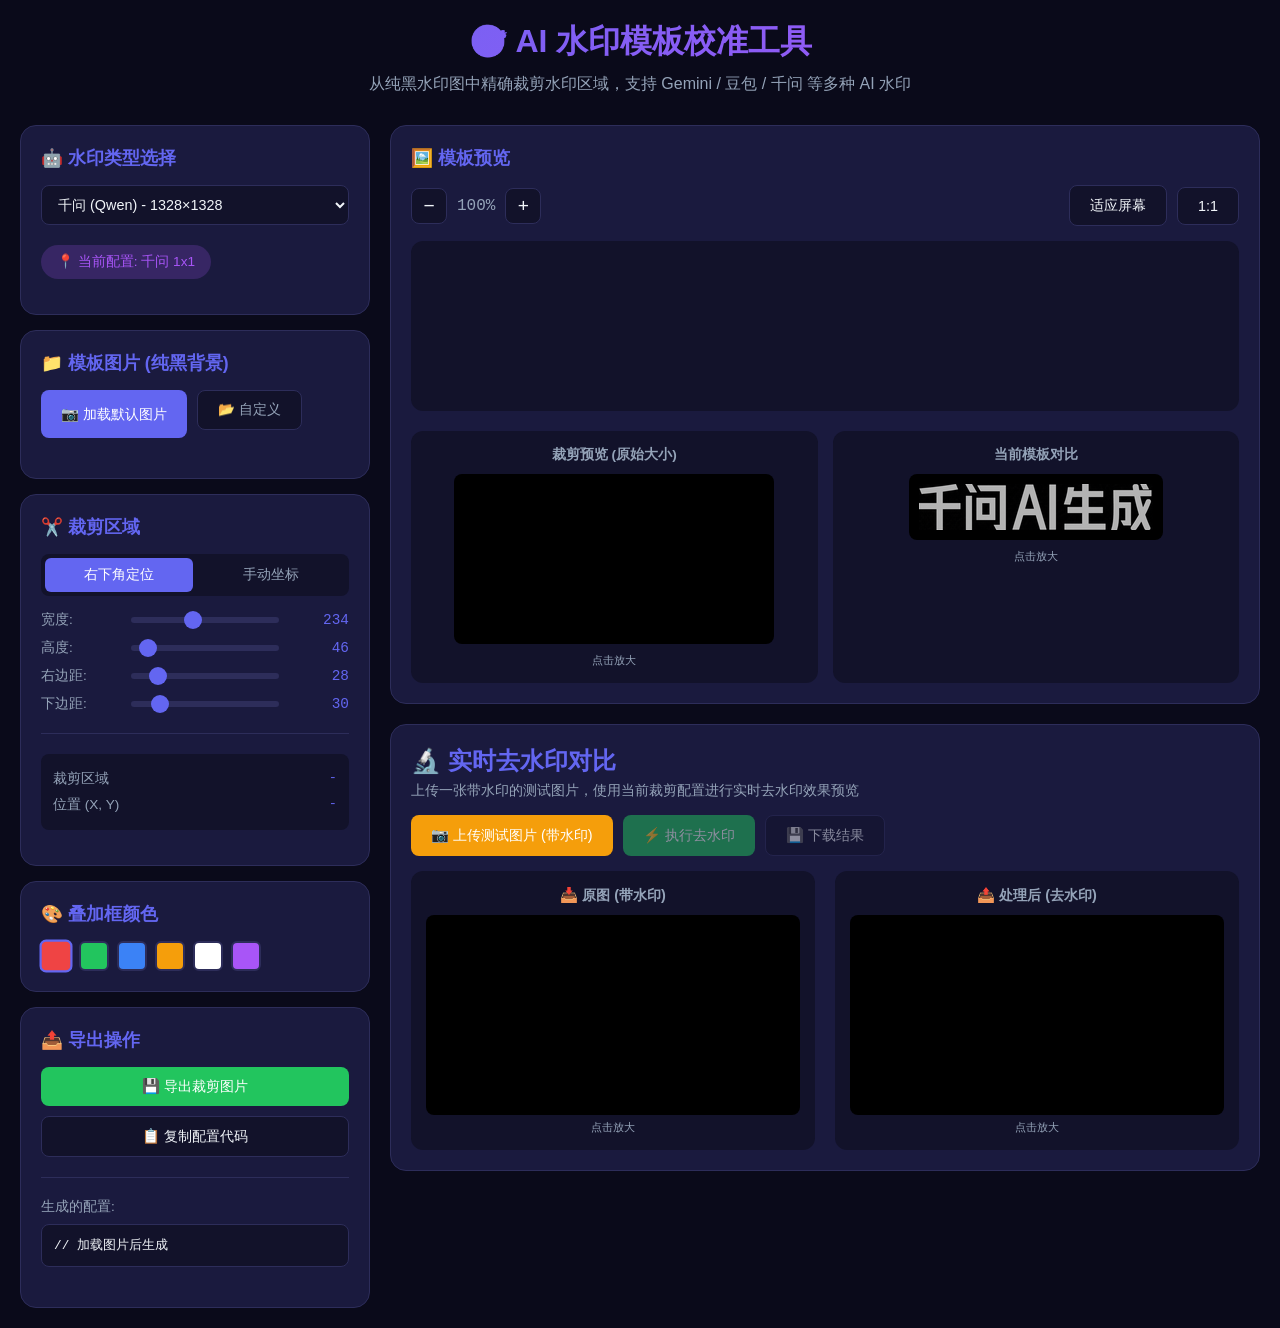
<file: calibrate_watermark.html>
<!DOCTYPE html>
<html lang="zh-CN">
<head>
    <meta charset="UTF-8">
    <meta name="viewport" content="width=device-width, initial-scale=1.0">
    <title>水印模板校准工具 (支持多种 AI 水印)</title>
    <style>
        :root {
            --bg-primary: #0a0a1a;
            --bg-secondary: #12122a;
            --bg-card: #1a1a3e;
            --accent: #6366f1;
            --accent-hover: #818cf8;
            --text-primary: #f1f5f9;
            --text-secondary: #94a3b8;
            --border: #2d2d5a;
            --success: #22c55e;
            --warning: #f59e0b;
            --danger: #ef4444;
        }

        * {
            margin: 0;
            padding: 0;
            box-sizing: border-box;
        }

        body {
            font-family: 'Inter', -apple-system, BlinkMacSystemFont, sans-serif;
            background: var(--bg-primary);
            color: var(--text-primary);
            min-height: 100vh;
            padding: 20px;
        }

        h1 {
            text-align: center;
            font-size: 2rem;
            margin-bottom: 10px;
            background: linear-gradient(135deg, var(--accent) 0%, #a855f7 100%);
            -webkit-background-clip: text;
            -webkit-text-fill-color: transparent;
            background-clip: text;
        }

        .subtitle {
            text-align: center;
            color: var(--text-secondary);
            margin-bottom: 30px;
        }

        .container {
            max-width: 1600px;
            margin: 0 auto;
            display: grid;
            grid-template-columns: 350px 1fr;
            gap: 20px;
        }

        .panel {
            background: var(--bg-card);
            border-radius: 16px;
            padding: 20px;
            border: 1px solid var(--border);
        }

        .panel h2 {
            font-size: 1.1rem;
            margin-bottom: 15px;
            color: var(--accent);
            display: flex;
            align-items: center;
            gap: 8px;
        }

        .control-group {
            margin-bottom: 20px;
        }

        .control-group label {
            display: block;
            font-size: 0.85rem;
            color: var(--text-secondary);
            margin-bottom: 8px;
        }

        .control-row {
            display: flex;
            align-items: center;
            gap: 10px;
            margin-bottom: 10px;
        }

        .control-row label {
            min-width: 80px;
            font-size: 0.85rem;
            color: var(--text-secondary);
        }

        input[type="range"] {
            flex: 1;
            height: 6px;
            -webkit-appearance: none;
            background: var(--border);
            border-radius: 3px;
            outline: none;
        }

        input[type="range"]::-webkit-slider-thumb {
            -webkit-appearance: none;
            width: 18px;
            height: 18px;
            background: var(--accent);
            border-radius: 50%;
            cursor: pointer;
            transition: transform 0.2s;
        }

        input[type="range"]::-webkit-slider-thumb:hover {
            transform: scale(1.2);
        }

        .value-display {
            min-width: 60px;
            text-align: right;
            font-family: 'JetBrains Mono', monospace;
            color: var(--accent);
            font-size: 0.9rem;
        }

        input[type="number"] {
            width: 80px;
            padding: 8px 10px;
            background: var(--bg-secondary);
            border: 1px solid var(--border);
            border-radius: 8px;
            color: var(--text-primary);
            font-size: 0.9rem;
            font-family: 'JetBrains Mono', monospace;
        }

        input[type="number"]:focus {
            outline: none;
            border-color: var(--accent);
        }

        select {
            width: 100%;
            padding: 10px 12px;
            background: var(--bg-secondary);
            border: 1px solid var(--border);
            border-radius: 8px;
            color: var(--text-primary);
            font-size: 0.9rem;
            cursor: pointer;
        }

        select:focus {
            outline: none;
            border-color: var(--accent);
        }

        .btn {
            display: inline-flex;
            align-items: center;
            justify-content: center;
            gap: 8px;
            padding: 10px 20px;
            border-radius: 8px;
            font-size: 0.9rem;
            font-weight: 500;
            cursor: pointer;
            border: none;
            transition: all 0.2s;
        }

        .btn-primary {
            background: var(--accent);
            color: white;
        }

        .btn-primary:hover {
            background: var(--accent-hover);
            transform: translateY(-2px);
        }

        .btn-secondary {
            background: var(--bg-secondary);
            color: var(--text-primary);
            border: 1px solid var(--border);
        }

        .btn-secondary:hover {
            border-color: var(--accent);
        }

        .btn-success {
            background: var(--success);
            color: white;
        }

        .btn-success:hover {
            filter: brightness(1.1);
        }

        .btn-warning {
            background: var(--warning);
            color: white;
        }

        .btn:disabled {
            opacity: 0.5;
            cursor: not-allowed;
        }

        .btn-group {
            display: flex;
            gap: 10px;
            flex-wrap: wrap;
        }

        .canvas-container {
            position: relative;
            overflow: auto;
            max-height: 60vh;
            background: var(--bg-secondary);
            border-radius: 12px;
            display: flex;
            align-items: center;
            justify-content: center;
            padding: 10px;
        }

        #mainCanvas {
            cursor: crosshair;
        }

        .preview-row {
            display: grid;
            grid-template-columns: 1fr 1fr;
            gap: 15px;
            margin-top: 20px;
        }

        .preview-box {
            background: var(--bg-secondary);
            border-radius: 12px;
            padding: 15px;
            text-align: center;
        }

        .preview-box h3 {
            font-size: 0.85rem;
            color: var(--text-secondary);
            margin-bottom: 10px;
        }

        .preview-canvas-wrapper {
            background: #000;
            border-radius: 8px;
            padding: 10px;
            display: inline-block;
        }

        .preview-canvas-wrapper canvas {
            display: block;
            image-rendering: pixelated;
        }

        .info-box {
            background: var(--bg-secondary);
            border-radius: 8px;
            padding: 12px;
            margin-bottom: 15px;
        }

        .info-row {
            display: flex;
            justify-content: space-between;
            font-size: 0.85rem;
            padding: 4px 0;
        }

        .info-row .label {
            color: var(--text-secondary);
        }

        .info-row .value {
            font-family: 'JetBrains Mono', monospace;
            color: var(--accent);
        }

        .config-output {
            background: var(--bg-secondary);
            border-radius: 8px;
            padding: 12px;
            font-family: 'JetBrains Mono', monospace;
            font-size: 0.8rem;
            white-space: pre-wrap;
            overflow-x: auto;
            border: 1px solid var(--border);
        }

        .zoom-controls {
            display: flex;
            gap: 10px;
            align-items: center;
            margin-bottom: 15px;
        }

        .zoom-btn {
            width: 36px;
            height: 36px;
            border-radius: 8px;
            background: var(--bg-secondary);
            border: 1px solid var(--border);
            color: var(--text-primary);
            font-size: 1.2rem;
            cursor: pointer;
            transition: all 0.2s;
        }

        .zoom-btn:hover {
            border-color: var(--accent);
            color: var(--accent);
        }

        .zoom-level {
            font-family: 'JetBrains Mono', monospace;
            color: var(--text-secondary);
        }

        .mode-toggle {
            display: flex;
            background: var(--bg-secondary);
            border-radius: 8px;
            padding: 4px;
            gap: 4px;
            margin-bottom: 15px;
        }

        .mode-btn {
            flex: 1;
            padding: 8px 12px;
            border: none;
            background: transparent;
            color: var(--text-secondary);
            border-radius: 6px;
            cursor: pointer;
            font-size: 0.85rem;
            transition: all 0.2s;
        }

        .mode-btn.active {
            background: var(--accent);
            color: white;
        }

        .divider {
            height: 1px;
            background: var(--border);
            margin: 20px 0;
        }

        .color-swatch {
            display: flex;
            gap: 8px;
            flex-wrap: wrap;
            margin-top: 10px;
        }

        .swatch {
            width: 30px;
            height: 30px;
            border-radius: 6px;
            border: 2px solid var(--border);
            cursor: pointer;
            transition: all 0.2s;
        }

        .swatch:hover, .swatch.active {
            border-color: var(--accent);
            transform: scale(1.1);
        }

        /* 实时对比区域 */
        .comparison-section {
            margin-top: 20px;
            background: var(--bg-card);
            border-radius: 16px;
            padding: 20px;
            border: 1px solid var(--border);
        }

        .comparison-grid {
            display: grid;
            grid-template-columns: 1fr 1fr;
            gap: 20px;
            margin-top: 15px;
        }

        .comparison-item {
            background: var(--bg-secondary);
            border-radius: 12px;
            padding: 15px;
        }

        .comparison-item h4 {
            font-size: 0.9rem;
            color: var(--text-secondary);
            margin-bottom: 10px;
            text-align: center;
        }

        .comparison-canvas-wrapper {
            background: #000;
            border-radius: 8px;
            overflow: hidden;
            display: flex;
            align-items: center;
            justify-content: center;
            min-height: 200px;
            max-height: 400px;
        }

        .comparison-canvas-wrapper canvas {
            max-width: 100%;
            max-height: 400px;
            object-fit: contain;
        }

        .result-badge {
            display: inline-flex;
            align-items: center;
            gap: 6px;
            padding: 6px 12px;
            border-radius: 20px;
            font-size: 0.8rem;
            margin-top: 10px;
        }

        .result-badge.success {
            background: rgba(34, 197, 94, 0.2);
            color: var(--success);
        }

        .result-badge.processing {
            background: rgba(99, 102, 241, 0.2);
            color: var(--accent);
        }

        .result-badge.error {
            background: rgba(239, 68, 68, 0.2);
            color: var(--danger);
        }

        @media (max-width: 1200px) {
            .container {
                grid-template-columns: 1fr;
            }
            .comparison-grid {
                grid-template-columns: 1fr;
            }
        }

        /* 图片放大模态框 */
        .image-modal {
            display: none;
            position: fixed;
            top: 0;
            left: 0;
            width: 100%;
            height: 100%;
            background: rgba(0, 0, 0, 0.9);
            z-index: 9999;
            cursor: zoom-out;
            overflow: auto;
            padding: 20px;
        }

        .image-modal.active {
            display: flex;
            align-items: center;
            justify-content: center;
        }

        .image-modal img,
        .image-modal canvas {
            max-width: 95%;
            max-height: 95%;
            object-fit: contain;
            border: 2px solid var(--border);
            border-radius: 8px;
        }

        .modal-close {
            position: fixed;
            top: 20px;
            right: 30px;
            font-size: 2rem;
            color: white;
            cursor: pointer;
            z-index: 10000;
            background: rgba(0,0,0,0.5);
            width: 40px;
            height: 40px;
            border-radius: 50%;
            display: flex;
            align-items: center;
            justify-content: center;
            transition: all 0.2s;
        }

        .modal-close:hover {
            background: var(--danger);
            transform: scale(1.1);
        }

        .modal-info {
            position: fixed;
            bottom: 20px;
            left: 50%;
            transform: translateX(-50%);
            background: rgba(0,0,0,0.7);
            color: white;
            padding: 10px 20px;
            border-radius: 8px;
            font-size: 0.9rem;
            z-index: 10000;
        }

        /* 可点击放大的画布样式 */
        .zoomable {
            cursor: zoom-in;
            transition: opacity 0.2s;
        }

        .zoomable:hover {
            opacity: 0.9;
        }

        .zoom-hint {
            font-size: 0.7rem;
            color: var(--text-secondary);
            text-align: center;
            margin-top: 5px;
        }

        /* 水印类型指示器 */
        .watermark-type-indicator {
            display: inline-flex;
            align-items: center;
            gap: 8px;
            padding: 8px 16px;
            border-radius: 20px;
            font-size: 0.85rem;
            margin-bottom: 15px;
        }

        .watermark-type-indicator.gemini {
            background: rgba(59, 130, 246, 0.2);
            color: #3b82f6;
        }

        .watermark-type-indicator.doubao {
            background: rgba(34, 197, 94, 0.2);
            color: #22c55e;
        }

        .watermark-type-indicator.qwen {
            background: rgba(168, 85, 247, 0.2);
            color: #a855f7;
        }
    </style>
</head>
<body>
    <h1>🎯 AI 水印模板校准工具</h1>
    <p class="subtitle">从纯黑水印图中精确裁剪水印区域，支持 Gemini / 豆包 / 千问 等多种 AI 水印</p>

    <div class="container">
        <!-- 左侧控制面板 -->
        <div class="controls-panel">
            <div class="panel">
                <h2>🤖 水印类型选择</h2>
                <div class="control-group">
                    <select id="watermarkType" onchange="onWatermarkTypeChange()">
                        <option value="qwen">千问 (Qwen) - 1328×1328</option>
                        <option value="doubao_1x1">豆包 (Doubao) - 1:1 正方形</option>
                        <option value="doubao_2x3">豆包 (Doubao) - 2:3 竖版</option>
                        <option value="doubao_3x2">豆包 (Doubao) - 3:2 横版</option>
                        <option value="gemini">Gemini - 通用</option>
                    </select>
                </div>
                <div id="currentTypeIndicator" class="watermark-type-indicator qwen">
                    <span>📍 当前配置: 千问 1x1</span>
                </div>
            </div>

            <div class="panel" style="margin-top: 15px;">
                <h2>📁 模板图片 (纯黑背景)</h2>
                <div class="control-group">
                    <div class="btn-group">
                        <button class="btn btn-primary" onclick="loadDefaultImage()">
                            📷 加载默认图片
                        </button>
                        <label class="btn btn-secondary">
                            📂 自定义
                            <input type="file" accept="image/*" style="display:none" onchange="loadCustomImage(event)">
                        </label>
                    </div>
                </div>
                <div class="info-box" id="imageInfo" style="display:none;">
                    <div class="info-row">
                        <span class="label">尺寸</span>
                        <span class="value" id="imageDimensions">-</span>
                    </div>
                    <div class="info-row">
                        <span class="label">宽高比</span>
                        <span class="value" id="imageRatio">-</span>
                    </div>
                </div>
            </div>

            <div class="panel" style="margin-top: 15px;">
                <h2>✂️ 裁剪区域</h2>
                
                <div class="mode-toggle">
                    <button class="mode-btn active" data-mode="corner" onclick="setMode('corner')">右下角定位</button>
                    <button class="mode-btn" data-mode="manual" onclick="setMode('manual')">手动坐标</button>
                </div>

                <div id="cornerMode">
                    <div class="control-row">
                        <label>宽度:</label>
                        <input type="range" id="cropWidth" min="50" max="500" value="240">
                        <span class="value-display" id="cropWidthVal">240</span>
                    </div>
                    <div class="control-row">
                        <label>高度:</label>
                        <input type="range" id="cropHeight" min="30" max="300" value="54">
                        <span class="value-display" id="cropHeightVal">54</span>
                    </div>
                    <div class="control-row">
                        <label>右边距:</label>
                        <input type="range" id="marginRight" min="0" max="200" value="25">
                        <span class="value-display" id="marginRightVal">25</span>
                    </div>
                    <div class="control-row">
                        <label>下边距:</label>
                        <input type="range" id="marginBottom" min="0" max="200" value="25">
                        <span class="value-display" id="marginBottomVal">25</span>
                    </div>
                </div>

                <div id="manualMode" style="display:none;">
                    <div class="control-row">
                        <label>X 坐标:</label>
                        <input type="number" id="cropX" value="0" min="0">
                    </div>
                    <div class="control-row">
                        <label>Y 坐标:</label>
                        <input type="number" id="cropY" value="0" min="0">
                    </div>
                    <div class="control-row">
                        <label>宽度:</label>
                        <input type="number" id="cropWidthManual" value="240" min="10">
                    </div>
                    <div class="control-row">
                        <label>高度:</label>
                        <input type="number" id="cropHeightManual" value="54" min="10">
                    </div>
                </div>

                <div class="divider"></div>

                <div class="info-box">
                    <div class="info-row">
                        <span class="label">裁剪区域</span>
                        <span class="value" id="cropRegion">-</span>
                    </div>
                    <div class="info-row">
                        <span class="label">位置 (X, Y)</span>
                        <span class="value" id="cropPosition">-</span>
                    </div>
                </div>
            </div>

            <div class="panel" style="margin-top: 15px;">
                <h2>🎨 叠加框颜色</h2>
                <div class="color-swatch">
                    <div class="swatch active" style="background:#ef4444" data-color="#ef4444" onclick="setBoxColor(this)"></div>
                    <div class="swatch" style="background:#22c55e" data-color="#22c55e" onclick="setBoxColor(this)"></div>
                    <div class="swatch" style="background:#3b82f6" data-color="#3b82f6" onclick="setBoxColor(this)"></div>
                    <div class="swatch" style="background:#f59e0b" data-color="#f59e0b" onclick="setBoxColor(this)"></div>
                    <div class="swatch" style="background:#ffffff" data-color="#ffffff" onclick="setBoxColor(this)"></div>
                    <div class="swatch" style="background:#a855f7" data-color="#a855f7" onclick="setBoxColor(this)"></div>
                </div>
            </div>

            <div class="panel" style="margin-top: 15px;">
                <h2>📤 导出操作</h2>
                <div class="btn-group" style="flex-direction: column;">
                    <button class="btn btn-success" onclick="exportCroppedImage()">
                        💾 导出裁剪图片
                    </button>
                    <button class="btn btn-secondary" onclick="copyConfig()">
                        📋 复制配置代码
                    </button>
                </div>
                <div class="divider"></div>
                <div class="control-group">
                    <label>生成的配置:</label>
                    <div class="config-output" id="configOutput">// 加载图片后生成</div>
                </div>
            </div>
        </div>

        <!-- 右侧画布区域 -->
        <div>
            <div class="panel">
                <h2>🖼️ 模板预览</h2>
                <div class="zoom-controls">
                    <button class="zoom-btn" onclick="zoom(-0.25)">−</button>
                    <span class="zoom-level" id="zoomLevel">100%</span>
                    <button class="zoom-btn" onclick="zoom(0.25)">+</button>
                    <button class="btn btn-secondary" style="margin-left: auto;" onclick="fitToScreen()">适应屏幕</button>
                    <button class="btn btn-secondary" onclick="resetZoom()">1:1</button>
                </div>
                <div class="canvas-container" id="canvasContainer">
                    <canvas id="mainCanvas"></canvas>
                </div>

                <div class="preview-row">
                    <div class="preview-box">
                        <h3>裁剪预览 (原始大小)</h3>
                        <div class="preview-canvas-wrapper">
                            <canvas id="cropPreview" class="zoomable" onclick="showModal('cropPreview')"></canvas>
                        </div>
                        <div class="zoom-hint">点击放大</div>
                    </div>
                    <div class="preview-box">
                        <h3>当前模板对比</h3>
                        <div class="preview-canvas-wrapper">
                            <canvas id="templatePreview" class="zoomable" onclick="showModal('templatePreview')"></canvas>
                        </div>
                        <div class="zoom-hint">点击放大</div>
                    </div>
                </div>
            </div>

            <!-- 实时去水印对比区域 -->
            <div class="comparison-section">
                <h2 style="color: var(--accent); margin-bottom: 5px;">🔬 实时去水印对比</h2>
                <p style="color: var(--text-secondary); font-size: 0.85rem; margin-bottom: 15px;">
                    上传一张带水印的测试图片，使用当前裁剪配置进行实时去水印效果预览
                </p>

                <div class="btn-group" style="margin-bottom: 15px;">
                    <label class="btn btn-warning">
                        📷 上传测试图片 (带水印)
                        <input type="file" accept="image/*" style="display:none" id="testImageInput" onchange="loadTestImage(event)">
                    </label>
                    <button class="btn btn-success" onclick="processWatermarkRemoval()" id="processBtn" disabled>
                        ⚡ 执行去水印
                    </button>
                    <button class="btn btn-secondary" onclick="downloadProcessedImage()" id="downloadBtn" disabled>
                        💾 下载结果
                    </button>
                </div>

                <div id="testImageInfo" style="display:none;" class="info-box">
                    <div class="info-row">
                        <span class="label">测试图片尺寸</span>
                        <span class="value" id="testImageDimensions">-</span>
                    </div>
                    <div class="info-row">
                        <span class="label">缩放后水印尺寸</span>
                        <span class="value" id="scaledWatermarkSize">-</span>
                    </div>
                    <div class="info-row">
                        <span class="label">水印位置</span>
                        <span class="value" id="watermarkPosition">-</span>
                    </div>
                    <div id="processingStatus"></div>
                </div>

                <div class="comparison-grid">
                    <div class="comparison-item">
                        <h4>📥 原图 (带水印)</h4>
                        <div class="comparison-canvas-wrapper">
                            <canvas id="originalCanvas" class="zoomable" onclick="showModal('originalCanvas')"></canvas>
                        </div>
                        <div class="zoom-hint">点击放大</div>
                    </div>
                    <div class="comparison-item">
                        <h4>📤 处理后 (去水印)</h4>
                        <div class="comparison-canvas-wrapper">
                            <canvas id="processedCanvas" class="zoomable" onclick="showModal('processedCanvas')"></canvas>
                        </div>
                        <div class="zoom-hint">点击放大</div>
                    </div>
                </div>
            </div>
        </div>
    </div>

    <!-- 图片放大模态框 -->
    <div id="imageModal" class="image-modal" onclick="closeModal()">
        <span class="modal-close" onclick="closeModal()">×</span>
        <canvas id="modalCanvas"></canvas>
        <div class="modal-info" id="modalInfo"></div>
    </div>

    <script>
        // ========== 水印配置预设 ==========
        // 从 watermarkEngine.js 同步的配置
        const WATERMARK_CONFIGS = {
            qwen: {
                name: '千问 1x1',
                templatePath: 'assets/qwen_bg_1x1.png',
                defaultImagePath: 'assets/qwen1328x1328.png',
                refWidth: 1328,
                refHeight: 1328,
                wmWidth: 234,
                wmHeight: 46,
                marginRight: 28,
                marginBottom: 30,
                cssClass: 'qwen'
            },
            doubao_1x1: {
                name: '豆包 1x1',
                templatePath: 'assets/doubao_bg_1x1.png',
                defaultImagePath: 'assets/doubao1x1.png',
                refWidth: 2048,
                refHeight: 2048,
                wmWidth: 282,
                wmHeight: 123,
                marginRight: 57,
                marginBottom: 54,
                cssClass: 'doubao'
            },
            doubao_2x3: {
                name: '豆包 2x3',
                templatePath: 'assets/doubao_bg_2x3.png',
                defaultImagePath: 'assets/doubao1672x2508.png',
                refWidth: 1672,
                refHeight: 2508,
                wmWidth: 225,
                wmHeight: 43,
                marginRight: 50,
                marginBottom: 50,
                cssClass: 'doubao'
            },
            doubao_3x2: {
                name: '豆包 3x2',
                templatePath: 'assets/doubao_bg_3x2.png',
                defaultImagePath: 'assets/doubao3x2.png',
                refWidth: 2508,
                refHeight: 1672,
                wmWidth: 296,
                wmHeight: 71,
                marginRight: 53,
                marginBottom: 53,
                cssClass: 'doubao'
            },
            gemini: {
                name: 'Gemini',
                templatePath: 'assets/bg_96.png',
                defaultImagePath: 'assets/Gemini2528x1696.png',
                refWidth: 2048,
                refHeight: 2048,
                wmWidth: 96,
                wmHeight: 96,
                marginRight: 64,
                marginBottom: 64,
                cssClass: 'gemini'
            }
        };

        // State
        let currentWatermarkType = 'qwen';
        let sourceImage = null;
        let testImage = null;
        let currentZoom = 1;
        let currentMode = 'corner';
        let boxColor = '#ef4444';
        let isDragging = false;
        let dragStart = { x: 0, y: 0 };
        
        // 从当前配置初始化裁剪区域
        let cropRect = {
            x: 0,
            y: 0,
            width: 240,
            height: 54
        };

        // DOM elements
        const mainCanvas = document.getElementById('mainCanvas');
        const ctx = mainCanvas.getContext('2d');
        const cropPreview = document.getElementById('cropPreview');
        const cropPreviewCtx = cropPreview.getContext('2d');
        const templatePreview = document.getElementById('templatePreview');
        const templatePreviewCtx = templatePreview.getContext('2d');
        const originalCanvas = document.getElementById('originalCanvas');
        const originalCtx = originalCanvas.getContext('2d');
        const processedCanvas = document.getElementById('processedCanvas');
        const processedCtx = processedCanvas.getContext('2d');

        // Initialize
        document.addEventListener('DOMContentLoaded', () => {
            loadConfigFromType(currentWatermarkType);
            setupEventListeners();
            loadExistingTemplate();
        });

        function onWatermarkTypeChange() {
            currentWatermarkType = document.getElementById('watermarkType').value;
            loadConfigFromType(currentWatermarkType);
            loadExistingTemplate();
            
            // 如果已有源图像，需要重新计算裁剪位置
            if (sourceImage) {
                updateCropFromCornerMode();
                redraw();
            }
        }

        function loadConfigFromType(type) {
            const config = WATERMARK_CONFIGS[type];
            if (!config) return;

            // 更新 UI 控件
            document.getElementById('cropWidth').value = config.wmWidth;
            document.getElementById('cropWidthVal').textContent = config.wmWidth;
            document.getElementById('cropHeight').value = config.wmHeight;
            document.getElementById('cropHeightVal').textContent = config.wmHeight;
            document.getElementById('marginRight').value = config.marginRight;
            document.getElementById('marginRightVal').textContent = config.marginRight;
            document.getElementById('marginBottom').value = config.marginBottom;
            document.getElementById('marginBottomVal').textContent = config.marginBottom;
            document.getElementById('cropWidthManual').value = config.wmWidth;
            document.getElementById('cropHeightManual').value = config.wmHeight;

            // 更新裁剪矩形
            cropRect.width = config.wmWidth;
            cropRect.height = config.wmHeight;

            // 更新类型指示器
            const indicator = document.getElementById('currentTypeIndicator');
            indicator.className = `watermark-type-indicator ${config.cssClass}`;
            indicator.innerHTML = `<span>📍 当前配置: ${config.name}</span>`;
        }

        // ========== 图片放大模态框功能 ==========
        function showModal(canvasId) {
            const sourceCanvas = document.getElementById(canvasId);
            if (sourceCanvas.width <= 1) return;
            
            const modal = document.getElementById('imageModal');
            const modalCanvas = document.getElementById('modalCanvas');
            const modalInfo = document.getElementById('modalInfo');
            
            modalCanvas.width = sourceCanvas.width;
            modalCanvas.height = sourceCanvas.height;
            const ctx = modalCanvas.getContext('2d');
            ctx.drawImage(sourceCanvas, 0, 0);
            
            const labels = {
                'cropPreview': '裁剪预览',
                'templatePreview': '当前模板',
                'originalCanvas': '原图 (带水印)',
                'processedCanvas': '处理结果 (去水印)'
            };
            modalInfo.textContent = `${labels[canvasId] || canvasId} - ${sourceCanvas.width} × ${sourceCanvas.height} 像素 | ESC 或点击关闭`;
            
            modal.classList.add('active');
            document.body.style.overflow = 'hidden';
        }

        function closeModal() {
            const modal = document.getElementById('imageModal');
            modal.classList.remove('active');
            document.body.style.overflow = '';
        }

        document.addEventListener('keydown', (e) => {
            if (e.key === 'Escape') {
                closeModal();
            }
        });

        function setupEventListeners() {
            ['cropWidth', 'cropHeight', 'marginRight', 'marginBottom'].forEach(id => {
                const el = document.getElementById(id);
                el.addEventListener('input', () => {
                    document.getElementById(id + 'Val').textContent = el.value;
                    updateCropFromCornerMode();
                    redraw();
                });
            });

            ['cropX', 'cropY', 'cropWidthManual', 'cropHeightManual'].forEach(id => {
                const el = document.getElementById(id);
                el.addEventListener('input', () => {
                    updateCropFromManualMode();
                    redraw();
                });
            });

            mainCanvas.addEventListener('mousedown', onMouseDown);
            mainCanvas.addEventListener('mousemove', onMouseMove);
            mainCanvas.addEventListener('mouseup', onMouseUp);
            mainCanvas.addEventListener('mouseleave', onMouseUp);
        }

        function loadDefaultImage() {
            const config = WATERMARK_CONFIGS[currentWatermarkType];
            const img = new Image();
            img.onload = () => {
                sourceImage = img;
                initializeForImage();
            };
            img.onerror = () => {
                alert(`无法加载默认图片: ${config.defaultImagePath}`);
            };
            img.src = config.defaultImagePath;
        }

        function loadCustomImage(event) {
            const file = event.target.files[0];
            if (!file) return;

            const img = new Image();
            img.onload = () => {
                sourceImage = img;
                initializeForImage();
            };
            img.src = URL.createObjectURL(file);
        }

        function initializeForImage() {
            if (!sourceImage) return;

            document.getElementById('imageInfo').style.display = 'block';
            document.getElementById('imageDimensions').textContent = 
                `${sourceImage.width} × ${sourceImage.height}`;
            document.getElementById('imageRatio').textContent = 
                (sourceImage.width / sourceImage.height).toFixed(4);

            mainCanvas.width = sourceImage.width;
            mainCanvas.height = sourceImage.height;

            fitToScreen();
            updateCropFromCornerMode();
            redraw();
        }

        function loadExistingTemplate() {
            const config = WATERMARK_CONFIGS[currentWatermarkType];
            const img = new Image();
            img.onload = () => {
                templatePreview.width = img.width;
                templatePreview.height = img.height;
                templatePreviewCtx.drawImage(img, 0, 0);
            };
            img.onerror = () => {
                // 模板不存在时清空预览
                templatePreview.width = 1;
                templatePreview.height = 1;
                templatePreviewCtx.clearRect(0, 0, 1, 1);
            };
            img.src = config.templatePath;
        }

        function updateCropFromCornerMode() {
            if (!sourceImage) return;

            const width = parseInt(document.getElementById('cropWidth').value);
            const height = parseInt(document.getElementById('cropHeight').value);
            const marginRight = parseInt(document.getElementById('marginRight').value);
            const marginBottom = parseInt(document.getElementById('marginBottom').value);

            cropRect = {
                x: sourceImage.width - marginRight - width,
                y: sourceImage.height - marginBottom - height,
                width: width,
                height: height
            };

            document.getElementById('cropX').value = Math.round(cropRect.x);
            document.getElementById('cropY').value = Math.round(cropRect.y);
            document.getElementById('cropWidthManual').value = cropRect.width;
            document.getElementById('cropHeightManual').value = cropRect.height;

            updateInfoDisplays();
        }

        function updateCropFromManualMode() {
            cropRect = {
                x: parseInt(document.getElementById('cropX').value) || 0,
                y: parseInt(document.getElementById('cropY').value) || 0,
                width: parseInt(document.getElementById('cropWidthManual').value) || 100,
                height: parseInt(document.getElementById('cropHeightManual').value) || 100
            };

            updateInfoDisplays();
        }

        function updateInfoDisplays() {
            document.getElementById('cropRegion').textContent = 
                `${cropRect.width} × ${cropRect.height}`;
            document.getElementById('cropPosition').textContent = 
                `(${Math.round(cropRect.x)}, ${Math.round(cropRect.y)})`;

            updateConfigOutput();
            updateCropPreview();
        }

        function updateConfigOutput() {
            if (!sourceImage) return;

            const marginRight = Math.round(sourceImage.width - cropRect.x - cropRect.width);
            const marginBottom = Math.round(sourceImage.height - cropRect.y - cropRect.height);
            const config = WATERMARK_CONFIGS[currentWatermarkType];

            const configCode = `// ${config.name} 配置
'${currentWatermarkType}': {
    refWidth: ${sourceImage.width},
    refHeight: ${sourceImage.height},
    wmWidth: ${cropRect.width},
    wmHeight: ${cropRect.height},
    marginRight: ${marginRight},
    marginBottom: ${marginBottom}
}`;
            document.getElementById('configOutput').textContent = configCode;
        }

        function updateCropPreview() {
            if (!sourceImage) return;

            cropPreview.width = cropRect.width;
            cropPreview.height = cropRect.height;
            cropPreviewCtx.drawImage(
                sourceImage,
                cropRect.x, cropRect.y, cropRect.width, cropRect.height,
                0, 0, cropRect.width, cropRect.height
            );
        }

        function redraw() {
            if (!sourceImage) return;

            ctx.clearRect(0, 0, mainCanvas.width, mainCanvas.height);
            ctx.drawImage(sourceImage, 0, 0);

            ctx.strokeStyle = boxColor;
            ctx.lineWidth = 2 / currentZoom;
            ctx.setLineDash([5 / currentZoom, 5 / currentZoom]);
            ctx.strokeRect(cropRect.x, cropRect.y, cropRect.width, cropRect.height);
            ctx.setLineDash([]);

            ctx.fillStyle = boxColor + '33';
            ctx.fillRect(cropRect.x, cropRect.y, cropRect.width, cropRect.height);

            const handleSize = 8 / currentZoom;
            ctx.fillStyle = boxColor;
            
            ctx.fillRect(cropRect.x - handleSize/2, cropRect.y - handleSize/2, handleSize, handleSize);
            ctx.fillRect(cropRect.x + cropRect.width - handleSize/2, cropRect.y - handleSize/2, handleSize, handleSize);
            ctx.fillRect(cropRect.x - handleSize/2, cropRect.y + cropRect.height - handleSize/2, handleSize, handleSize);
            ctx.fillRect(cropRect.x + cropRect.width - handleSize/2, cropRect.y + cropRect.height - handleSize/2, handleSize, handleSize);

            ctx.fillStyle = boxColor;
            ctx.font = `${14 / currentZoom}px JetBrains Mono, monospace`;
            ctx.fillText(
                `${cropRect.width} × ${cropRect.height}`,
                cropRect.x + cropRect.width / 2 - 40 / currentZoom,
                cropRect.y - 10 / currentZoom
            );
        }

        function setMode(mode) {
            currentMode = mode;
            document.querySelectorAll('.mode-btn').forEach(btn => {
                btn.classList.toggle('active', btn.dataset.mode === mode);
            });
            document.getElementById('cornerMode').style.display = mode === 'corner' ? 'block' : 'none';
            document.getElementById('manualMode').style.display = mode === 'manual' ? 'block' : 'none';
        }

        function setBoxColor(el) {
            document.querySelectorAll('.swatch').forEach(s => s.classList.remove('active'));
            el.classList.add('active');
            boxColor = el.dataset.color;
            redraw();
        }

        function zoom(delta) {
            currentZoom = Math.max(0.25, Math.min(4, currentZoom + delta));
            applyZoom();
        }

        function resetZoom() {
            currentZoom = 1;
            applyZoom();
        }

        function fitToScreen() {
            if (!sourceImage) return;
            const container = document.getElementById('canvasContainer');
            const maxWidth = container.clientWidth - 40;
            const maxHeight = window.innerHeight * 0.5;
            
            currentZoom = Math.min(
                maxWidth / sourceImage.width,
                maxHeight / sourceImage.height,
                1
            );
            applyZoom();
        }

        function applyZoom() {
            document.getElementById('zoomLevel').textContent = Math.round(currentZoom * 100) + '%';
            mainCanvas.style.transform = `scale(${currentZoom})`;
            mainCanvas.style.transformOrigin = 'top left';
            redraw();
        }

        function onMouseDown(e) {
            if (!sourceImage) return;
            
            const rect = mainCanvas.getBoundingClientRect();
            const x = (e.clientX - rect.left) / currentZoom;
            const y = (e.clientY - rect.top) / currentZoom;

            if (x >= cropRect.x && x <= cropRect.x + cropRect.width &&
                y >= cropRect.y && y <= cropRect.y + cropRect.height) {
                isDragging = true;
                dragStart = { x: x - cropRect.x, y: y - cropRect.y };
                mainCanvas.style.cursor = 'grabbing';
            }
        }

        function onMouseMove(e) {
            if (!isDragging || !sourceImage) return;

            const rect = mainCanvas.getBoundingClientRect();
            const x = (e.clientX - rect.left) / currentZoom;
            const y = (e.clientY - rect.top) / currentZoom;

            cropRect.x = Math.max(0, Math.min(sourceImage.width - cropRect.width, x - dragStart.x));
            cropRect.y = Math.max(0, Math.min(sourceImage.height - cropRect.height, y - dragStart.y));

            document.getElementById('cropX').value = Math.round(cropRect.x);
            document.getElementById('cropY').value = Math.round(cropRect.y);
            
            const marginRight = Math.round(sourceImage.width - cropRect.x - cropRect.width);
            const marginBottom = Math.round(sourceImage.height - cropRect.y - cropRect.height);
            document.getElementById('marginRight').value = marginRight;
            document.getElementById('marginRightVal').textContent = marginRight;
            document.getElementById('marginBottom').value = marginBottom;
            document.getElementById('marginBottomVal').textContent = marginBottom;

            updateInfoDisplays();
            redraw();
        }

        function onMouseUp() {
            isDragging = false;
            mainCanvas.style.cursor = 'crosshair';
        }

        function exportCroppedImage() {
            if (!sourceImage) {
                alert('请先加载模板图片');
                return;
            }

            const exportCanvas = document.createElement('canvas');
            exportCanvas.width = cropRect.width;
            exportCanvas.height = cropRect.height;
            const exportCtx = exportCanvas.getContext('2d');
            
            exportCtx.drawImage(
                sourceImage,
                cropRect.x, cropRect.y, cropRect.width, cropRect.height,
                0, 0, cropRect.width, cropRect.height
            );

            const config = WATERMARK_CONFIGS[currentWatermarkType];
            const link = document.createElement('a');
            link.download = `${currentWatermarkType}_bg_${cropRect.width}x${cropRect.height}.png`;
            link.href = exportCanvas.toDataURL('image/png');
            link.click();
        }

        function copyConfig() {
            const config = document.getElementById('configOutput').textContent;
            navigator.clipboard.writeText(config).then(() => {
                alert('配置已复制到剪贴板！');
            });
        }

        // ========== 实时去水印对比功能 ==========

        function loadTestImage(event) {
            const file = event.target.files[0];
            if (!file) return;

            const img = new Image();
            img.onload = () => {
                testImage = img;
                
                document.getElementById('testImageInfo').style.display = 'block';
                document.getElementById('testImageDimensions').textContent = 
                    `${img.width} × ${img.height}`;
                
                const wmConfig = calculateWatermarkPosition(img.width, img.height);
                document.getElementById('scaledWatermarkSize').textContent = 
                    `${wmConfig.width} × ${wmConfig.height}`;
                document.getElementById('watermarkPosition').textContent = 
                    `(${wmConfig.x}, ${wmConfig.y})`;
                
                originalCanvas.width = img.width;
                originalCanvas.height = img.height;
                originalCtx.drawImage(img, 0, 0);
                
                originalCtx.strokeStyle = '#ef4444';
                originalCtx.lineWidth = 2;
                originalCtx.setLineDash([5, 5]);
                originalCtx.strokeRect(wmConfig.x, wmConfig.y, wmConfig.width, wmConfig.height);
                originalCtx.setLineDash([]);
                
                document.getElementById('processBtn').disabled = false;
                document.getElementById('downloadBtn').disabled = true;
                
                processedCanvas.width = 1;
                processedCanvas.height = 1;
                processedCtx.clearRect(0, 0, 1, 1);

                document.getElementById('processingStatus').innerHTML = '';
            };
            img.src = URL.createObjectURL(file);
        }

        function calculateWatermarkPosition(imgWidth, imgHeight) {
            if (!sourceImage) {
                return {
                    x: imgWidth - cropRect.width,
                    y: imgHeight - cropRect.height,
                    width: cropRect.width,
                    height: cropRect.height,
                    scale: 1
                };
            }

            const refWidth = sourceImage.width;
            const refHeight = sourceImage.height;
            const marginRight = refWidth - cropRect.x - cropRect.width;
            const marginBottom = refHeight - cropRect.y - cropRect.height;
            
            const refShortEdge = Math.min(refWidth, refHeight);
            const imgShortEdge = Math.min(imgWidth, imgHeight);
            const scale = imgShortEdge / refShortEdge;
            
            const scaledWidth = Math.round(cropRect.width * scale);
            const scaledHeight = Math.round(cropRect.height * scale);
            const scaledMarginRight = Math.round(marginRight * scale);
            const scaledMarginBottom = Math.round(marginBottom * scale);
            
            return {
                x: imgWidth - scaledMarginRight - scaledWidth,
                y: imgHeight - scaledMarginBottom - scaledHeight,
                width: scaledWidth,
                height: scaledHeight,
                scale: scale
            };
        }

        async function processWatermarkRemoval() {
            if (!testImage || !sourceImage) {
                alert('请先加载模板图片和测试图片');
                return;
            }

            const statusEl = document.getElementById('processingStatus');
            statusEl.innerHTML = '<span class="result-badge processing">⏳ 正在处理...</span>';
            document.getElementById('processBtn').disabled = true;

            await new Promise(resolve => setTimeout(resolve, 50));

            try {
                const wmConfig = calculateWatermarkPosition(testImage.width, testImage.height);
                
                processedCanvas.width = testImage.width;
                processedCanvas.height = testImage.height;
                processedCtx.drawImage(testImage, 0, 0);
                
                const imageData = processedCtx.getImageData(0, 0, testImage.width, testImage.height);
                
                const alphaMap = await generateAlphaMapFromCrop(wmConfig.width, wmConfig.height);
                
                removeWatermark(imageData, alphaMap, wmConfig);
                
                processedCtx.putImageData(imageData, 0, 0);
                
                processedCtx.strokeStyle = '#22c55e';
                processedCtx.lineWidth = 2;
                processedCtx.setLineDash([5, 5]);
                processedCtx.strokeRect(wmConfig.x, wmConfig.y, wmConfig.width, wmConfig.height);
                processedCtx.setLineDash([]);
                
                statusEl.innerHTML = '<span class="result-badge success">✅ 处理完成 - 检查右侧结果</span>';
                document.getElementById('processBtn').disabled = false;
                document.getElementById('downloadBtn').disabled = false;
                
            } catch (error) {
                console.error('处理失败:', error);
                statusEl.innerHTML = `<span class="result-badge error">❌ 处理失败: ${error.message}</span>`;
                document.getElementById('processBtn').disabled = false;
            }
        }

        async function generateAlphaMapFromCrop(targetWidth, targetHeight) {
            const tempCanvas = document.createElement('canvas');
            tempCanvas.width = targetWidth;
            tempCanvas.height = targetHeight;
            const tempCtx = tempCanvas.getContext('2d');
            
            tempCtx.imageSmoothingEnabled = true;
            tempCtx.imageSmoothingQuality = 'high';
            
            tempCtx.drawImage(
                sourceImage,
                cropRect.x, cropRect.y, cropRect.width, cropRect.height,
                0, 0, targetWidth, targetHeight
            );
            
            const imageData = tempCtx.getImageData(0, 0, targetWidth, targetHeight);
            
            return calculateAlphaMap(imageData);
        }

        function calculateAlphaMap(imageData) {
            const data = imageData.data;
            const width = imageData.width;
            const height = imageData.height;
            const alphaMap = new Float32Array(width * height);
            
            for (let i = 0; i < width * height; i++) {
                const r = data[i * 4];
                const g = data[i * 4 + 1];
                const b = data[i * 4 + 2];
                
                const luminance = (r + g + b) / 3;
                alphaMap[i] = luminance / 255;
            }
            
            return alphaMap;
        }

        function removeWatermark(imageData, alphaMap, position) {
            const data = imageData.data;
            const imgWidth = imageData.width;
            const wmWidth = position.width;
            const wmHeight = position.height;
            const wmX = position.x;
            const wmY = position.y;
            
            for (let y = 0; y < wmHeight; y++) {
                for (let x = 0; x < wmWidth; x++) {
                    const imgX = wmX + x;
                    const imgY = wmY + y;
                    
                    if (imgX < 0 || imgX >= imgWidth || imgY < 0 || imgY >= imageData.height) {
                        continue;
                    }
                    
                    const imgIdx = (imgY * imgWidth + imgX) * 4;
                    const alphaIdx = y * wmWidth + x;
                    const alpha = alphaMap[alphaIdx];
                    
                    if (alpha < 0.01) continue;
                    
                    if (alpha > 0.99) {
                        continue;
                    }
                    
                    const watermarkColor = 255;
                    const oneMinusAlpha = 1 - alpha;
                    
                    for (let c = 0; c < 3; c++) {
                        const blendedValue = data[imgIdx + c];
                        let originalValue = (blendedValue - watermarkColor * alpha) / oneMinusAlpha;
                        
                        originalValue = Math.max(0, Math.min(255, Math.round(originalValue)));
                        data[imgIdx + c] = originalValue;
                    }
                }
            }
        }

        function downloadProcessedImage() {
            if (processedCanvas.width <= 1) {
                alert('请先执行去水印处理');
                return;
            }

            const exportCanvas = document.createElement('canvas');
            exportCanvas.width = testImage.width;
            exportCanvas.height = testImage.height;
            const exportCtx = exportCanvas.getContext('2d');
            
            exportCtx.drawImage(testImage, 0, 0);
            const imageData = exportCtx.getImageData(0, 0, testImage.width, testImage.height);
            const wmConfig = calculateWatermarkPosition(testImage.width, testImage.height);
            
            generateAlphaMapFromCrop(wmConfig.width, wmConfig.height).then(alphaMap => {
                removeWatermark(imageData, alphaMap, wmConfig);
                exportCtx.putImageData(imageData, 0, 0);
                
                const link = document.createElement('a');
                link.download = `processed_${currentWatermarkType}_${Date.now()}.png`;
                link.href = exportCanvas.toDataURL('image/png');
                link.click();
            });
        }
    </script>
</body>
</html>
</file>
